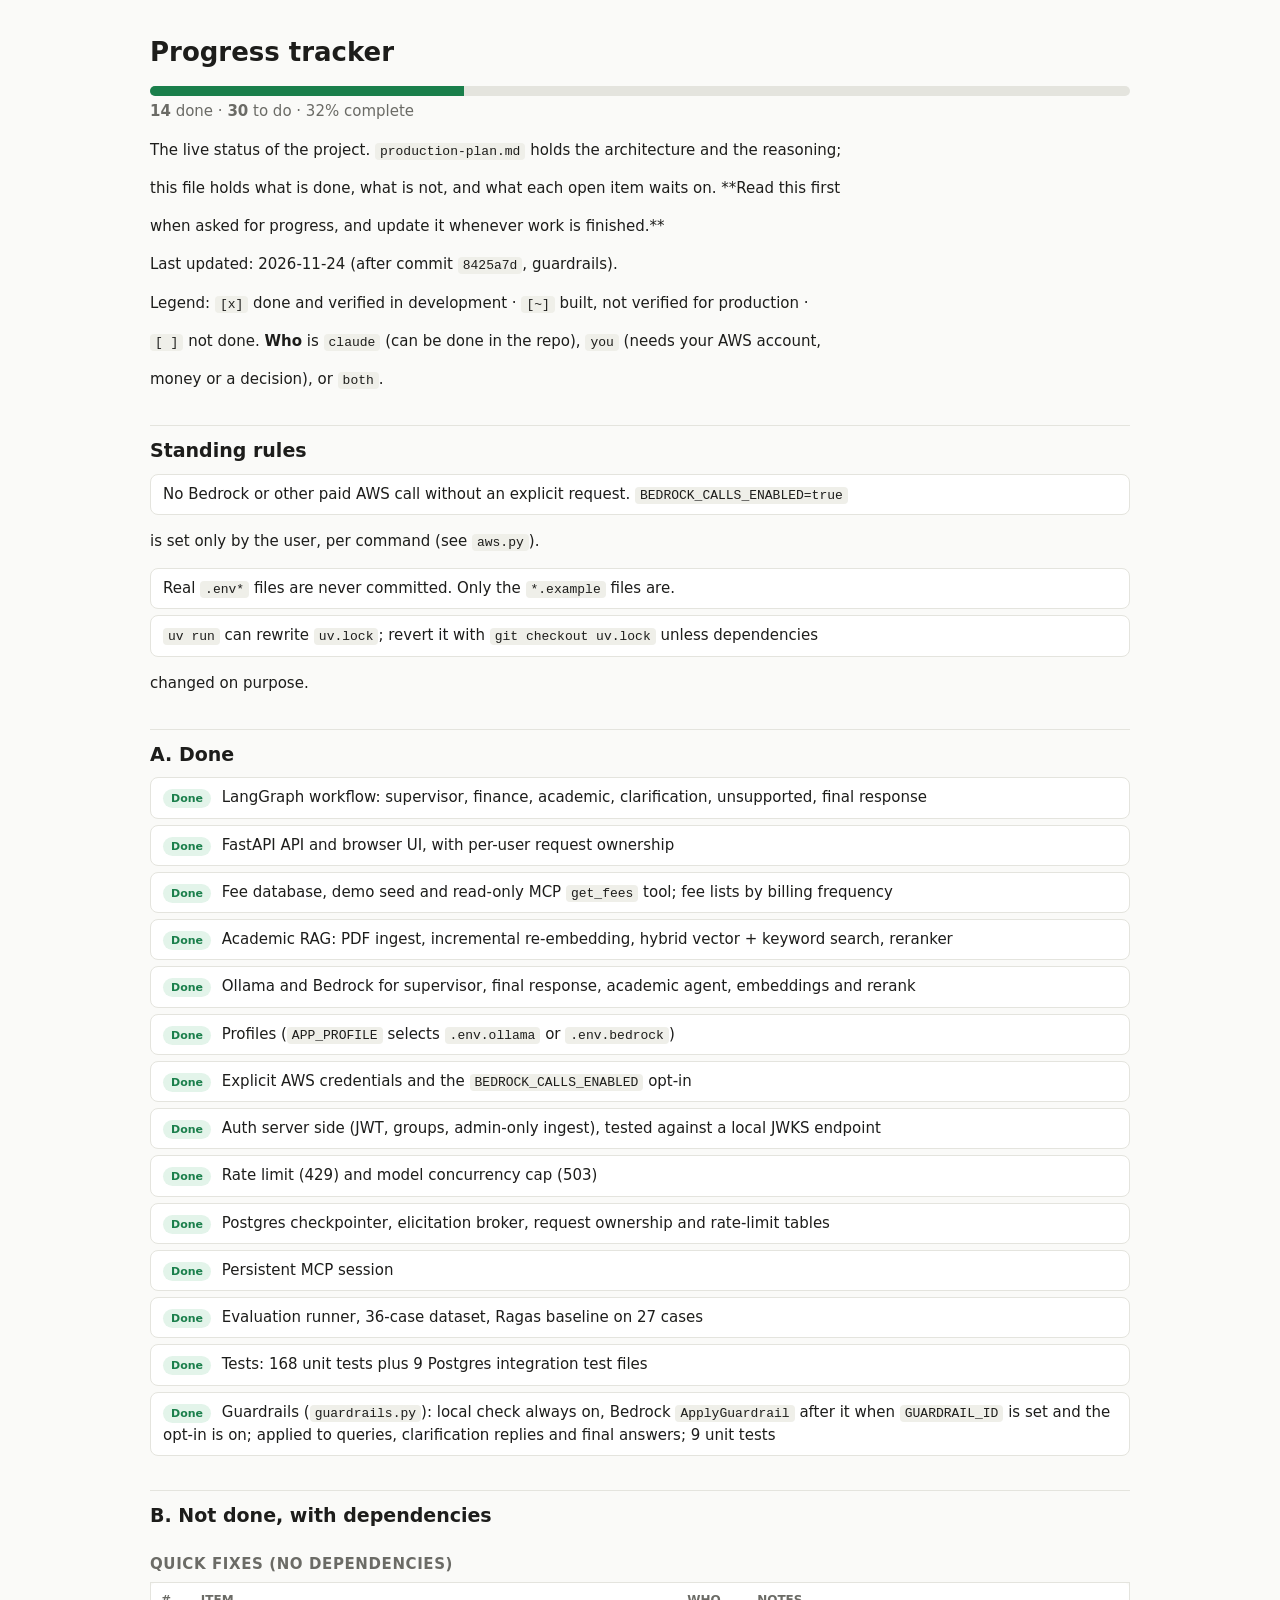
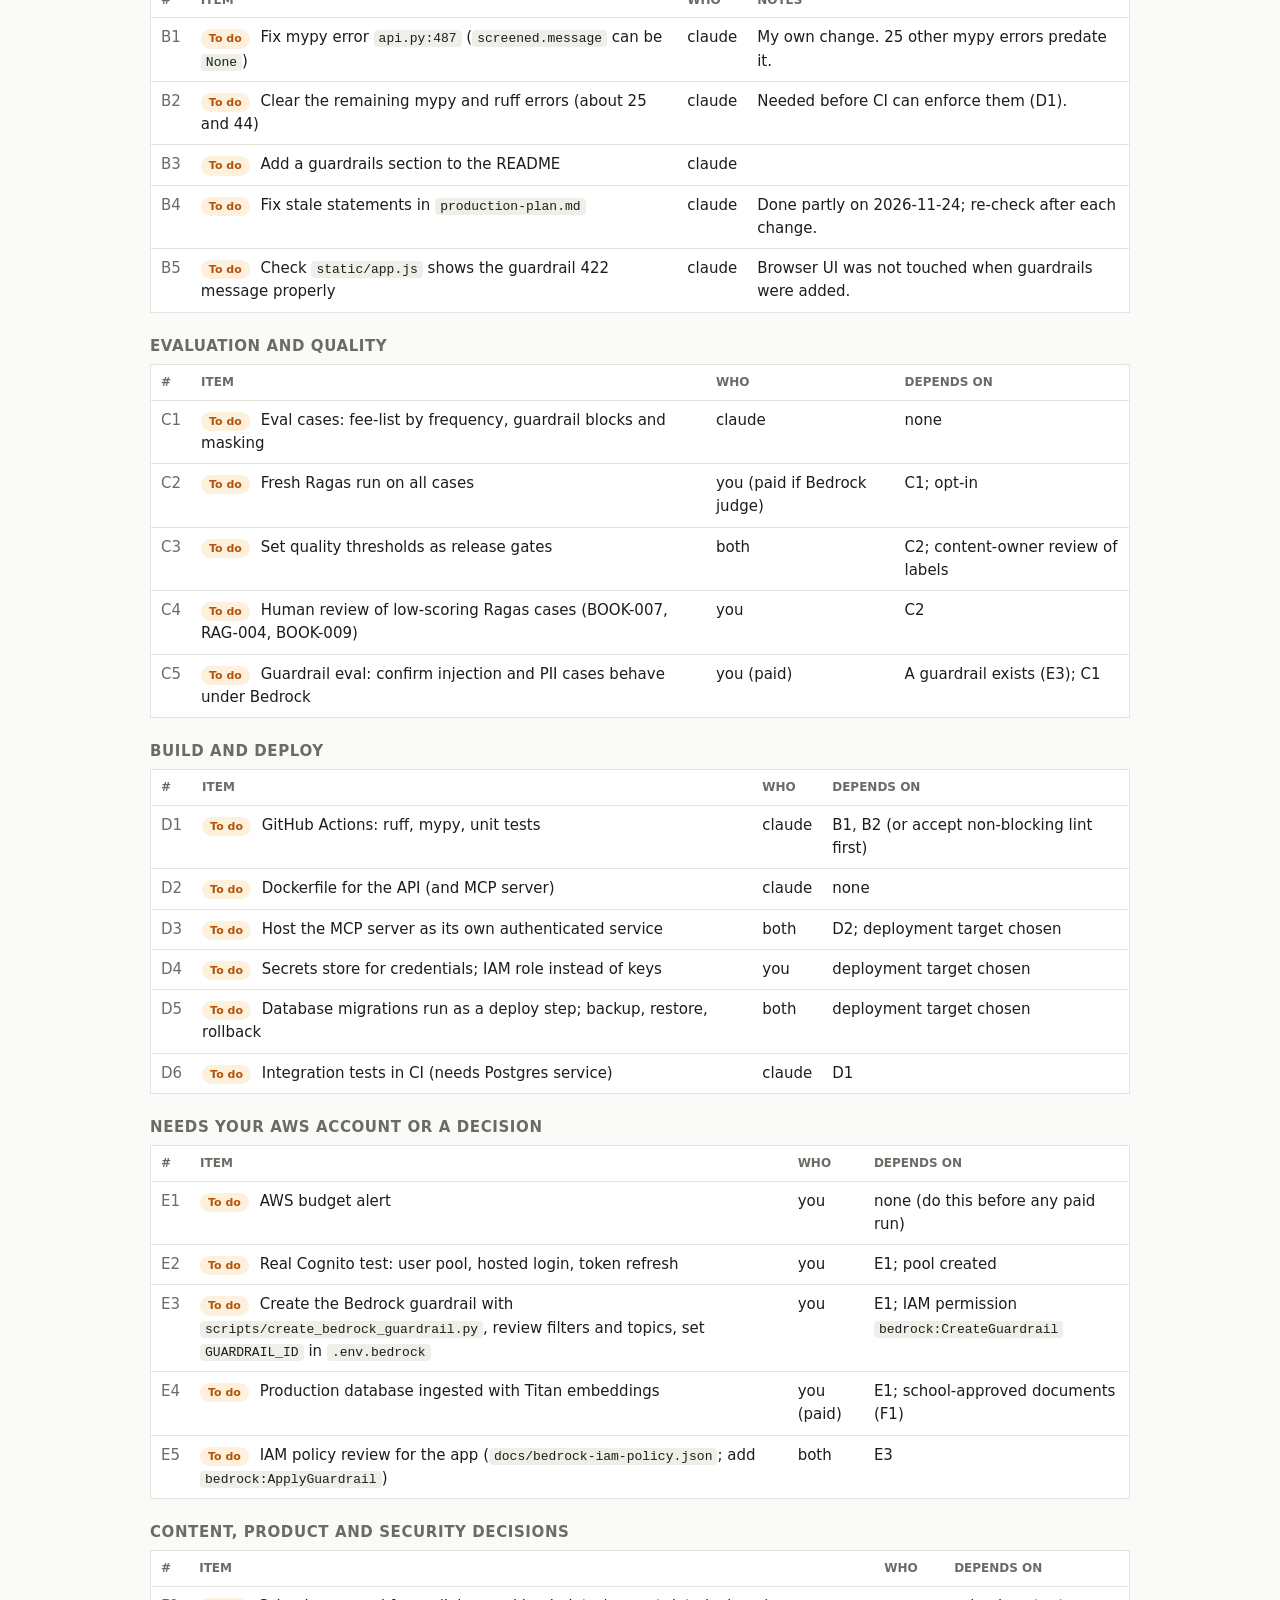
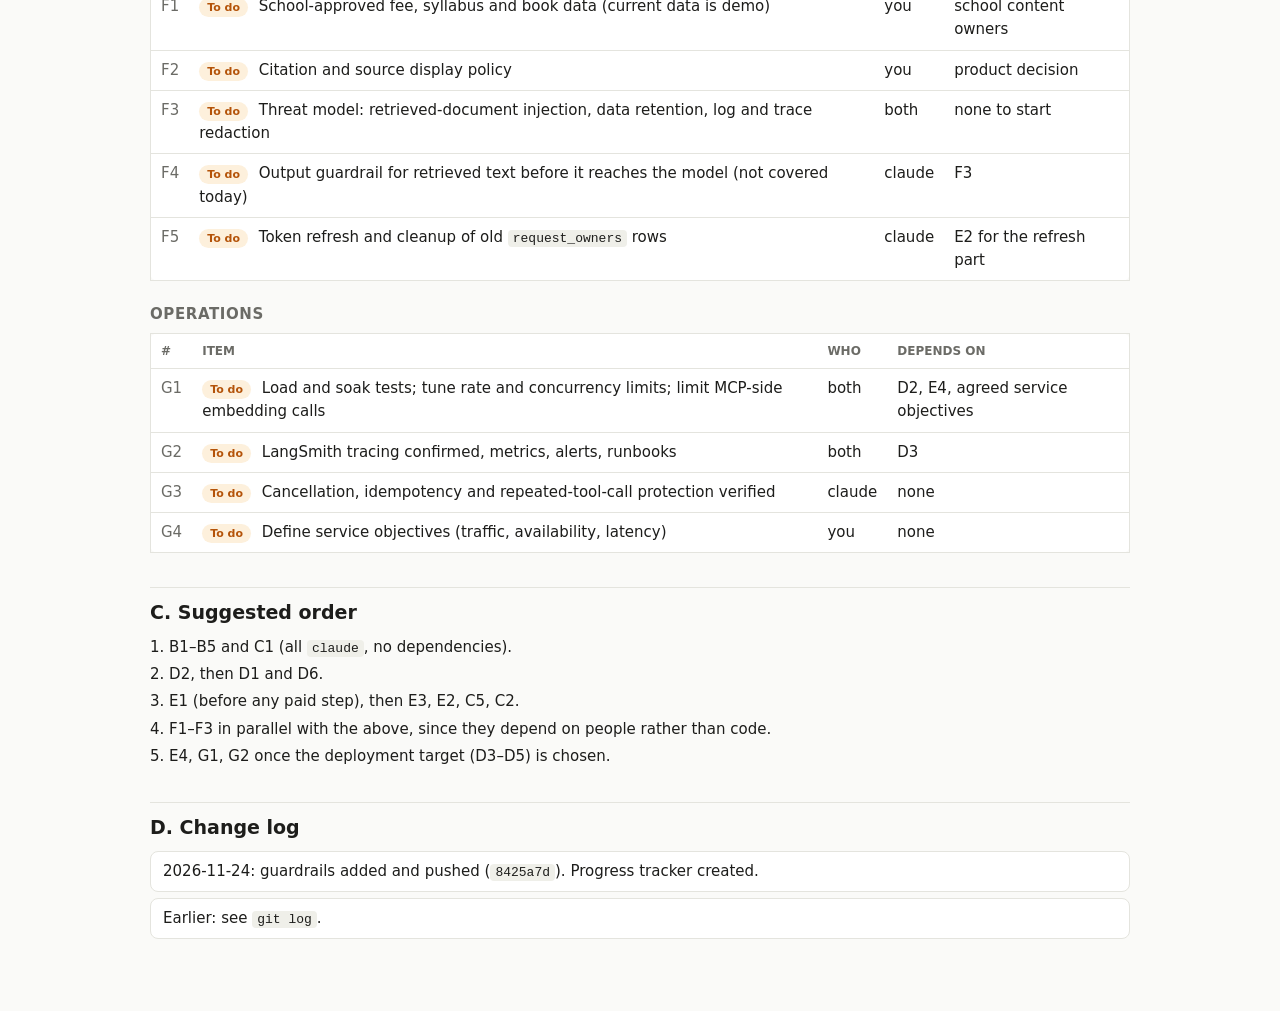
<file: docs/progress.html>
<!doctype html><html lang="en"><head><meta charset="utf-8"><meta name="viewport" content="width=device-width,initial-scale=1">
<title>Progress tracker</title><style>
:root{--bg:#fafaf8;--fg:#1d1d1b;--mut:#6b6b66;--card:#fff;--line:#e4e4de;--ok:#1a7f4b;--okbg:#e3f4ea;--td:#b45309;--tdbg:#fdf0dc;--pt:#1d4ed8;--ptbg:#e4ecfc;--code:#efefe9}
@media(prefers-color-scheme:dark){:root{--bg:#16161a;--fg:#ececea;--mut:#9a9a94;--card:#1e1e23;--line:#33333a;--ok:#5fd394;--okbg:#17352a;--td:#f2b25c;--tdbg:#3a2c14;--pt:#8fb1ff;--ptbg:#1c2a4a;--code:#2a2a30}}
body{margin:0;background:var(--bg);color:var(--fg);font:15px/1.55 system-ui,sans-serif}
main{max-width:980px;margin:0 auto;padding:32px 16px 64px}
h1{font-size:26px;margin:0 0 6px}h2{font-size:19px;margin:34px 0 8px;padding-top:10px;border-top:1px solid var(--line)}h3{font-size:15px;margin:22px 0 6px;color:var(--mut);text-transform:uppercase;letter-spacing:.04em}
.bar{height:10px;background:var(--line);border-radius:6px;overflow:hidden;margin:14px 0 4px}.bar i{display:block;height:100%;width:32%;background:var(--ok)}
.sum{color:var(--mut);margin:0 0 8px}
ul{list-style:none;padding:0;margin:8px 0}li{background:var(--card);border:1px solid var(--line);border-radius:8px;padding:8px 12px;margin:6px 0}
.tw{overflow-x:auto}table{border-collapse:collapse;width:100%;background:var(--card);border:1px solid var(--line);border-radius:8px}
th,td{text-align:left;padding:8px 10px;border-bottom:1px solid var(--line);vertical-align:top}th{color:var(--mut);font-size:12px;text-transform:uppercase}td:first-child{white-space:nowrap;color:var(--mut)}
.b{display:inline-block;font-size:11px;font-weight:600;padding:1px 8px;border-radius:10px;margin-right:6px}.done{background:var(--okbg);color:var(--ok)}.todo{background:var(--tdbg);color:var(--td)}.part{background:var(--ptbg);color:var(--pt)}
code{background:var(--code);padding:1px 5px;border-radius:4px;font-size:13px}.step{margin:4px 0}
</style></head><body><main><h1>Progress tracker</h1>
<div class="bar"><i></i></div><p class="sum"><strong>14</strong> done · <strong>30</strong> to do · 32% complete</p>
<p>The live status of the project. <code>production-plan.md</code> holds the architecture and the reasoning;</p><p>this file holds what is done, what is not, and what each open item waits on. **Read this first</p><p>when asked for progress, and update it whenever work is finished.**</p><p>Last updated: 2026-11-24 (after commit <code>8425a7d</code>, guardrails).</p><p>Legend: <code>[x]</code> done and verified in development · <code>[~]</code> built, not verified for production ·</p><p><code>[ ]</code> not done. <strong>Who</strong> is <code>claude</code> (can be done in the repo), <code>you</code> (needs your AWS account,</p><p>money or a decision), or <code>both</code>.</p><h2>Standing rules</h2><ul><li>No Bedrock or other paid AWS call without an explicit request. <code>BEDROCK_CALLS_ENABLED=true</code></li></ul><p>  is set only by the user, per command (see <code>aws.py</code>).</p><ul><li>Real <code>.env*</code> files are never committed. Only the <code>*.example</code> files are.</li><li><code>uv run</code> can rewrite <code>uv.lock</code>; revert it with <code>git checkout uv.lock</code> unless dependencies</li></ul><p>  changed on purpose.</p><h2>A. Done</h2><ul><li><span class="b done">Done</span> LangGraph workflow: supervisor, finance, academic, clarification, unsupported, final response</li><li><span class="b done">Done</span> FastAPI API and browser UI, with per-user request ownership</li><li><span class="b done">Done</span> Fee database, demo seed and read-only MCP <code>get_fees</code> tool; fee lists by billing frequency</li><li><span class="b done">Done</span> Academic RAG: PDF ingest, incremental re-embedding, hybrid vector + keyword search, reranker</li><li><span class="b done">Done</span> Ollama and Bedrock for supervisor, final response, academic agent, embeddings and rerank</li><li><span class="b done">Done</span> Profiles (<code>APP_PROFILE</code> selects <code>.env.ollama</code> or <code>.env.bedrock</code>)</li><li><span class="b done">Done</span> Explicit AWS credentials and the <code>BEDROCK_CALLS_ENABLED</code> opt-in</li><li><span class="b done">Done</span> Auth server side (JWT, groups, admin-only ingest), tested against a local JWKS endpoint</li><li><span class="b done">Done</span> Rate limit (429) and model concurrency cap (503)</li><li><span class="b done">Done</span> Postgres checkpointer, elicitation broker, request ownership and rate-limit tables</li><li><span class="b done">Done</span> Persistent MCP session</li><li><span class="b done">Done</span> Evaluation runner, 36-case dataset, Ragas baseline on 27 cases</li><li><span class="b done">Done</span> Tests: 168 unit tests plus 9 Postgres integration test files</li><li><span class="b done">Done</span> Guardrails (<code>guardrails.py</code>): local check always on, Bedrock <code>ApplyGuardrail</code> after it when <code>GUARDRAIL_ID</code> is set and the opt-in is on; applied to queries, clarification replies and final answers; 9 unit tests</li></ul><h2>B. Not done, with dependencies</h2><h3>Quick fixes (no dependencies)</h3><div class='tw'><table><tr><th>#</th><th>Item</th><th>Who</th><th>Notes</th></tr><tr><td>B1</td><td><span class="b todo">To do</span> Fix mypy error <code>api.py:487</code> (<code>screened.message</code> can be <code>None</code>)</td><td>claude</td><td>My own change. 25 other mypy errors predate it.</td></tr><tr><td>B2</td><td><span class="b todo">To do</span> Clear the remaining mypy and ruff errors (about 25 and 44)</td><td>claude</td><td>Needed before CI can enforce them (D1).</td></tr><tr><td>B3</td><td><span class="b todo">To do</span> Add a guardrails section to the README</td><td>claude</td><td></td></tr><tr><td>B4</td><td><span class="b todo">To do</span> Fix stale statements in <code>production-plan.md</code></td><td>claude</td><td>Done partly on 2026-11-24; re-check after each change.</td></tr><tr><td>B5</td><td><span class="b todo">To do</span> Check <code>static/app.js</code> shows the guardrail 422 message properly</td><td>claude</td><td>Browser UI was not touched when guardrails were added.</td></tr></table></div><h3>Evaluation and quality</h3><div class='tw'><table><tr><th>#</th><th>Item</th><th>Who</th><th>Depends on</th></tr><tr><td>C1</td><td><span class="b todo">To do</span> Eval cases: fee-list by frequency, guardrail blocks and masking</td><td>claude</td><td>none</td></tr><tr><td>C2</td><td><span class="b todo">To do</span> Fresh Ragas run on all cases</td><td>you (paid if Bedrock judge)</td><td>C1; opt-in</td></tr><tr><td>C3</td><td><span class="b todo">To do</span> Set quality thresholds as release gates</td><td>both</td><td>C2; content-owner review of labels</td></tr><tr><td>C4</td><td><span class="b todo">To do</span> Human review of low-scoring Ragas cases (BOOK-007, RAG-004, BOOK-009)</td><td>you</td><td>C2</td></tr><tr><td>C5</td><td><span class="b todo">To do</span> Guardrail eval: confirm injection and PII cases behave under Bedrock</td><td>you (paid)</td><td>A guardrail exists (E3); C1</td></tr></table></div><h3>Build and deploy</h3><div class='tw'><table><tr><th>#</th><th>Item</th><th>Who</th><th>Depends on</th></tr><tr><td>D1</td><td><span class="b todo">To do</span> GitHub Actions: ruff, mypy, unit tests</td><td>claude</td><td>B1, B2 (or accept non-blocking lint first)</td></tr><tr><td>D2</td><td><span class="b todo">To do</span> Dockerfile for the API (and MCP server)</td><td>claude</td><td>none</td></tr><tr><td>D3</td><td><span class="b todo">To do</span> Host the MCP server as its own authenticated service</td><td>both</td><td>D2; deployment target chosen</td></tr><tr><td>D4</td><td><span class="b todo">To do</span> Secrets store for credentials; IAM role instead of keys</td><td>you</td><td>deployment target chosen</td></tr><tr><td>D5</td><td><span class="b todo">To do</span> Database migrations run as a deploy step; backup, restore, rollback</td><td>both</td><td>deployment target chosen</td></tr><tr><td>D6</td><td><span class="b todo">To do</span> Integration tests in CI (needs Postgres service)</td><td>claude</td><td>D1</td></tr></table></div><h3>Needs your AWS account or a decision</h3><div class='tw'><table><tr><th>#</th><th>Item</th><th>Who</th><th>Depends on</th></tr><tr><td>E1</td><td><span class="b todo">To do</span> AWS budget alert</td><td>you</td><td>none (do this before any paid run)</td></tr><tr><td>E2</td><td><span class="b todo">To do</span> Real Cognito test: user pool, hosted login, token refresh</td><td>you</td><td>E1; pool created</td></tr><tr><td>E3</td><td><span class="b todo">To do</span> Create the Bedrock guardrail with <code>scripts/create_bedrock_guardrail.py</code>, review filters and topics, set <code>GUARDRAIL_ID</code> in <code>.env.bedrock</code></td><td>you</td><td>E1; IAM permission <code>bedrock:CreateGuardrail</code></td></tr><tr><td>E4</td><td><span class="b todo">To do</span> Production database ingested with Titan embeddings</td><td>you (paid)</td><td>E1; school-approved documents (F1)</td></tr><tr><td>E5</td><td><span class="b todo">To do</span> IAM policy review for the app (<code>docs/bedrock-iam-policy.json</code>; add <code>bedrock:ApplyGuardrail</code>)</td><td>both</td><td>E3</td></tr></table></div><h3>Content, product and security decisions</h3><div class='tw'><table><tr><th>#</th><th>Item</th><th>Who</th><th>Depends on</th></tr><tr><td>F1</td><td><span class="b todo">To do</span> School-approved fee, syllabus and book data (current data is demo)</td><td>you</td><td>school content owners</td></tr><tr><td>F2</td><td><span class="b todo">To do</span> Citation and source display policy</td><td>you</td><td>product decision</td></tr><tr><td>F3</td><td><span class="b todo">To do</span> Threat model: retrieved-document injection, data retention, log and trace redaction</td><td>both</td><td>none to start</td></tr><tr><td>F4</td><td><span class="b todo">To do</span> Output guardrail for retrieved text before it reaches the model (not covered today)</td><td>claude</td><td>F3</td></tr><tr><td>F5</td><td><span class="b todo">To do</span> Token refresh and cleanup of old <code>request_owners</code> rows</td><td>claude</td><td>E2 for the refresh part</td></tr></table></div><h3>Operations</h3><div class='tw'><table><tr><th>#</th><th>Item</th><th>Who</th><th>Depends on</th></tr><tr><td>G1</td><td><span class="b todo">To do</span> Load and soak tests; tune rate and concurrency limits; limit MCP-side embedding calls</td><td>both</td><td>D2, E4, agreed service objectives</td></tr><tr><td>G2</td><td><span class="b todo">To do</span> LangSmith tracing confirmed, metrics, alerts, runbooks</td><td>both</td><td>D3</td></tr><tr><td>G3</td><td><span class="b todo">To do</span> Cancellation, idempotency and repeated-tool-call protection verified</td><td>claude</td><td>none</td></tr><tr><td>G4</td><td><span class="b todo">To do</span> Define service objectives (traffic, availability, latency)</td><td>you</td><td>none</td></tr></table></div><h2>C. Suggested order</h2><p class='step'>1. B1–B5 and C1 (all <code>claude</code>, no dependencies).</p><p class='step'>2. D2, then D1 and D6.</p><p class='step'>3. E1 (before any paid step), then E3, E2, C5, C2.</p><p class='step'>4. F1–F3 in parallel with the above, since they depend on people rather than code.</p><p class='step'>5. E4, G1, G2 once the deployment target (D3–D5) is chosen.</p><h2>D. Change log</h2><ul><li>2026-11-24: guardrails added and pushed (<code>8425a7d</code>). Progress tracker created.</li><li>Earlier: see <code>git log</code>.</li></ul></main></body></html>
</file>
